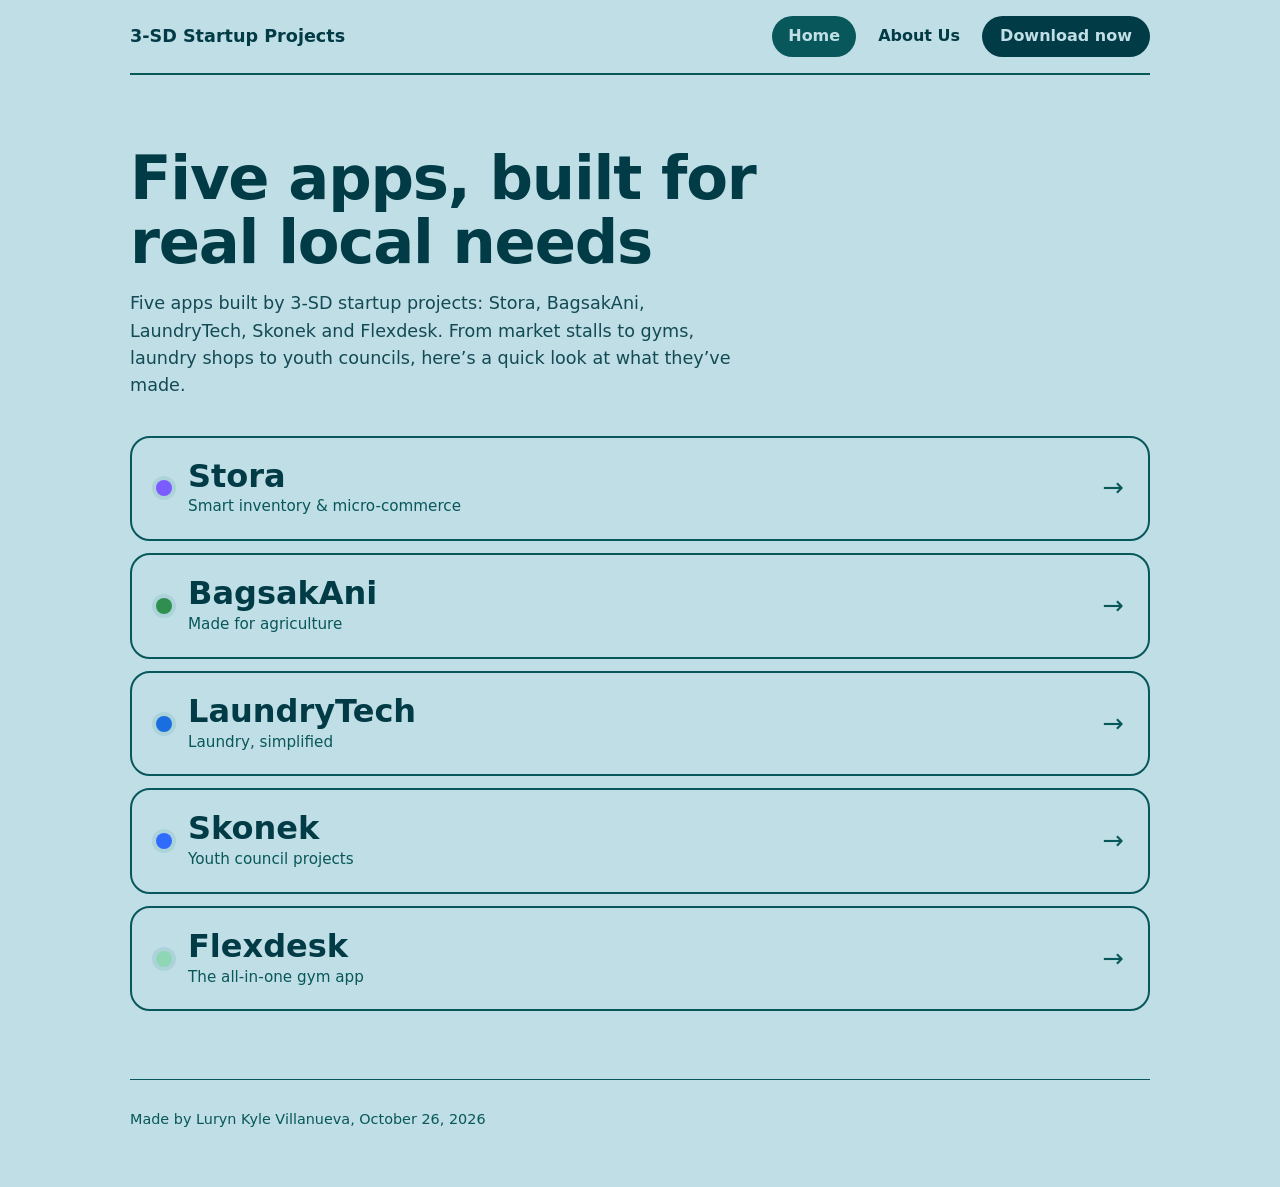
<file: index.html>
<!DOCTYPE html>
<html lang="en"><head><meta charset="utf-8"><meta name="viewport" content="width=device-width, initial-scale=1, viewport-fit=cover"><title>Five apps, built for real local needs</title><link rel="stylesheet" href="style.css"></head><body><div class="wrap"><nav class="nav" aria-label="Main"><a class="brand" href="index.html">3-SD Startup Projects</a><ul><li><a class="l on" data-v="home" href="index.html">Home</a></li><li><a class="l" data-v="about" href="about.html">About Us</a></li><li><button type="button" class="dl" title="Coming soon">Download now</button></li></ul></nav><section class="home"><h1>Five apps, built for real local needs</h1><p>Five apps built by 3-SD startup projects: Stora, BagsakAni, LaundryTech, Skonek and Flexdesk. From market stalls to gyms, laundry shops to youth councils, here’s a quick look at what they’ve made.</p><nav class="list" aria-label="Apps"><a class="row" href="stora.html" style="--d:#7a5cff"><span class="dot"></span><span class="t"><b>Stora</b><small>Smart inventory & micro-commerce</small></span><span class="go" aria-hidden="true">→</span></a><a class="row" href="bagsakani.html" style="--d:#2f8f4e"><span class="dot"></span><span class="t"><b>BagsakAni</b><small>Made for agriculture</small></span><span class="go" aria-hidden="true">→</span></a><a class="row" href="laundrytech.html" style="--d:#1a6fe0"><span class="dot"></span><span class="t"><b>LaundryTech</b><small>Laundry, simplified</small></span><span class="go" aria-hidden="true">→</span></a><a class="row" href="skonek.html" style="--d:#2f6bff"><span class="dot"></span><span class="t"><b>Skonek</b><small>Youth council projects</small></span><span class="go" aria-hidden="true">→</span></a><a class="row" href="flexdesk.html" style="--d:#8fd6b4"><span class="dot"></span><span class="t"><b>Flexdesk</b><small>The all-in-one gym app</small></span><span class="go" aria-hidden="true">→</span></a></nav></section><footer>Made by Luryn Kyle Villanueva, October 26, 2026</footer></div></body></html>
</file>
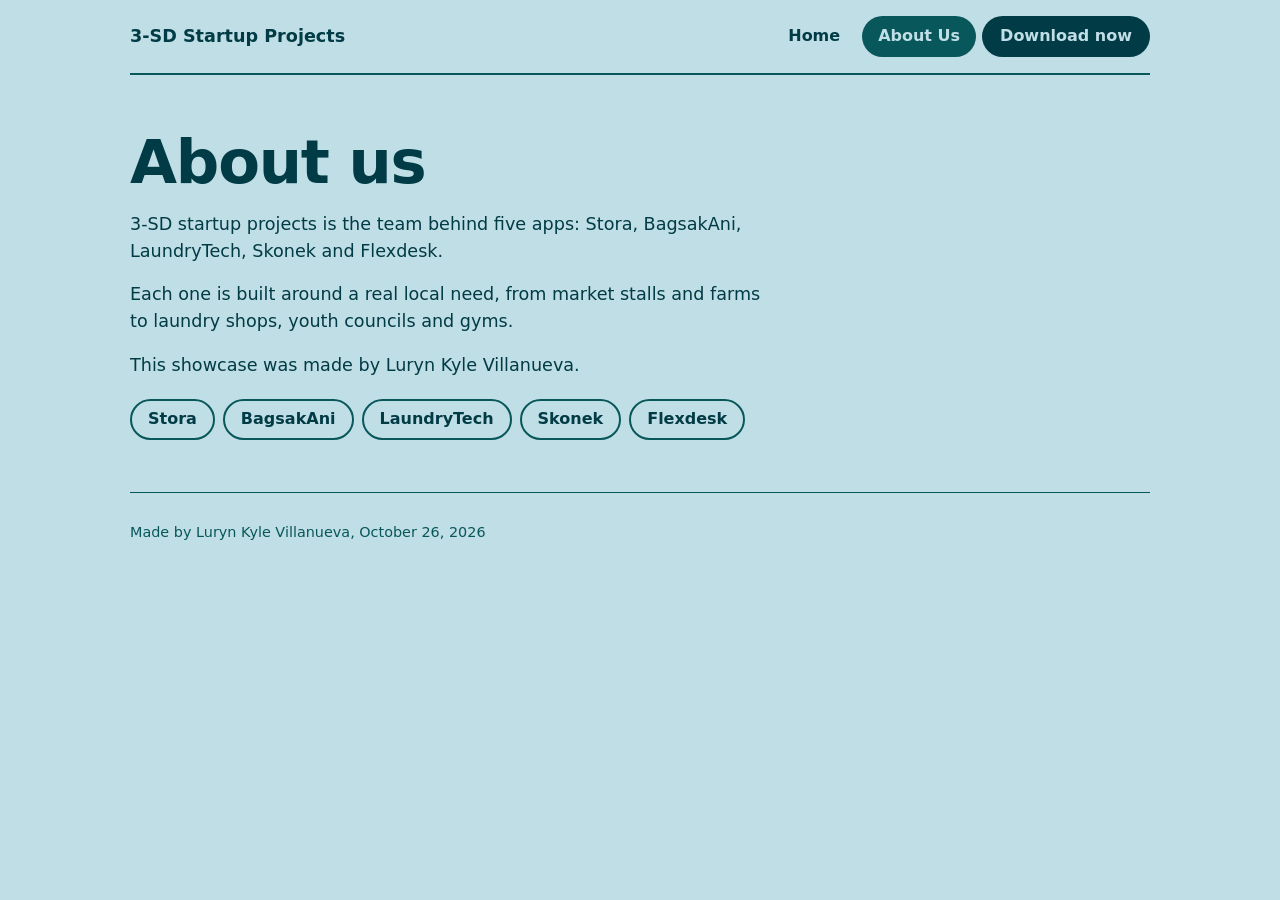
<file: about.html>
<!DOCTYPE html>
<html lang="en"><head><meta charset="utf-8"><meta name="viewport" content="width=device-width, initial-scale=1, viewport-fit=cover"><title>About Us | 3-SD startup projects</title><link rel="stylesheet" href="style.css"></head><body><div class="wrap"><nav class="nav" aria-label="Main"><a class="brand" href="index.html">3-SD Startup Projects</a><ul><li><a class="l" data-v="home" href="index.html">Home</a></li><li><a class="l on" data-v="about" href="about.html">About Us</a></li><li><button type="button" class="dl" title="Coming soon">Download now</button></li></ul></nav><section class="about"><h1>About us</h1><p>3-SD startup projects is the team behind five apps: Stora, BagsakAni, LaundryTech, Skonek and Flexdesk.</p><p>Each one is built around a real local need, from market stalls and farms to laundry shops, youth councils and gyms.</p><p>This showcase was made by Luryn Kyle Villanueva.</p><ul><li><a href="stora.html">Stora</a></li><li><a href="bagsakani.html">BagsakAni</a></li><li><a href="laundrytech.html">LaundryTech</a></li><li><a href="skonek.html">Skonek</a></li><li><a href="flexdesk.html">Flexdesk</a></li></ul></section><footer>Made by Luryn Kyle Villanueva, October 26, 2026</footer></div></body></html>
</file>
<file: style.css>
:root{--bg:#C0DEE5;--border:#07575B;--accent:#61A4AD;--text:#003B46;--link:#07575B;box-sizing:border-box;padding-top:env(safe-area-inset-top,0px);padding-bottom:env(safe-area-inset-bottom,0px)}
*,*::before,*::after{box-sizing:inherit}
html{scroll-padding-top:env(safe-area-inset-top,0px)}
body{margin:0;background:var(--bg);color:var(--text);font-family:"Outfit","Segoe UI",system-ui,sans-serif;line-height:1.55}
a{color:inherit}
.wrap{max-width:1060px;margin:0 auto;padding:0 20px}
.home{padding:72px 0 40px}
h1{font-size:clamp(2.2rem,6vw,3.8rem);line-height:1.05;margin:0 0 16px;font-weight:700;letter-spacing:-.02em;max-width:16ch}
.home>p{max-width:56ch;margin:0;font-size:1.1rem;opacity:.9}
.list{display:grid;gap:12px;margin-top:36px}
.row{display:flex;align-items:center;gap:16px;text-decoration:none;border:2px solid var(--border);border-radius:20px;padding:20px 24px}
.row:hover,.row:focus-visible{border-color:var(--accent);background:rgba(97,164,173,.3);outline:none}
.dot{flex:none;width:16px;height:16px;border-radius:50%;background:var(--d);box-shadow:0 0 0 4px rgba(97,164,173,.2)}
.row .t{flex:1}
.row b{display:block;font-size:clamp(1.4rem,4vw,2rem);line-height:1.15}
.row small{color:var(--link);font-size:.95rem}
.row .go{font-size:1.6rem;color:var(--link)}
.back{display:inline-block;margin:28px 0 20px;text-decoration:none;color:var(--link);font-weight:600;border:1px solid var(--border);padding:6px 16px;border-radius:999px}
.back:hover,.back:focus-visible{border-color:var(--accent);outline:none}
.ad{border:2px solid var(--border);border-radius:28px;overflow:hidden;background:linear-gradient(135deg,var(--c1),var(--c2));color:var(--ink);box-shadow:0 0 0 6px rgba(97,164,173,.3)}
.hero{display:grid;gap:28px;padding:40px 28px 8px;align-items:center}
.kick{display:inline-block;font-size:.8rem;font-weight:600;letter-spacing:.08em;text-transform:uppercase;border:1px solid currentColor;border-radius:999px;padding:3px 12px;opacity:.85}
.hero h2{font-size:clamp(2rem,5vw,3.2rem);line-height:1.05;margin:14px 0 12px;letter-spacing:-.02em}
.hero p{margin:0 0 22px;max-width:44ch;opacity:.92}
.cta{display:flex;flex-wrap:wrap;gap:10px}
.cta a{text-decoration:none;font-weight:600;padding:12px 22px;border-radius:12px;font-size:.95rem}
.b1{background:var(--btn);color:var(--btnink)}
.b2{border:2px solid currentColor;color:var(--ink)}
.cta a:focus-visible{outline:3px solid var(--accent);outline-offset:2px}
.shot{position:relative;display:flex;justify-content:center}
.shot img{display:block;width:min(100%,270px);height:auto}
.shot img.framed{border:6px solid #0d0d0d;border-radius:32px;box-shadow:0 24px 50px rgba(0,0,0,.35)}
.shot img:not(.framed){filter:drop-shadow(0 24px 40px rgba(0,0,0,.35))}
.chip{position:absolute;background:#fff;color:#003B46;font-size:.8rem;font-weight:600;padding:7px 14px;border-radius:999px;box-shadow:0 8px 20px rgba(0,0,0,.25)}
.c-a{top:12%;left:0}.c-b{bottom:14%;right:0}
.feats{list-style:none;margin:24px 0 0;padding:18px 20px 20px;display:grid;gap:14px;background:#f3f8f9;color:#003B46}
.feats li{display:flex;gap:12px;align-items:center}
.ic{flex:none;width:44px;height:44px;border-radius:50%;background:var(--c2);display:grid;place-items:center;font-size:1.2rem}
.feats b{display:block;font-size:.95rem}
.feats small{display:block;opacity:.75;font-size:.82rem}
.more{display:flex;justify-content:space-between;flex-wrap:wrap;gap:10px;margin:28px 0 8px}
footer{padding:28px 0 56px;border-top:1px solid var(--border);color:var(--link);font-size:.9rem;margin-top:28px}
@media(min-width:820px){
 .hero{grid-template-columns:1.05fr .95fr;padding:48px 48px 8px}
 .rev .txt{order:2}
 .shot img{width:min(100%,290px)}
 .c-a{left:6%}.c-b{right:6%}
 .feats{grid-template-columns:repeat(3,1fr);padding:22px 48px 26px}
}
.nav{display:flex;align-items:center;justify-content:space-between;flex-wrap:wrap;gap:12px;padding:16px 0;border-bottom:2px solid var(--border)}
.brand{font-weight:700;text-decoration:none;font-size:1.1rem}
.nav ul{list-style:none;display:flex;flex-wrap:wrap;gap:6px;margin:0;padding:0;align-items:center}
.nav a.l{text-decoration:none;padding:8px 16px;border-radius:999px;font-weight:600;display:inline-block}
.nav a.l:hover,.nav a.l:focus-visible,.nav a.l.on{background:var(--border);color:var(--bg);outline:none}
.nav .dl{background:var(--text);color:var(--bg);border:0;font:inherit;font-weight:600;padding:8px 18px;border-radius:999px;cursor:default}
.about{padding:56px 0 24px;max-width:62ch}
.about h1{max-width:none}
.about p{font-size:1.1rem;margin:0 0 16px}
.about ul{padding:0;list-style:none;display:flex;flex-wrap:wrap;gap:8px;margin:20px 0 0}
.about li a{display:inline-block;border:2px solid var(--border);border-radius:999px;padding:6px 16px;text-decoration:none;font-weight:600}
.about li a:hover,.about li a:focus-visible{background:var(--border);color:var(--bg);outline:none}
</file>
